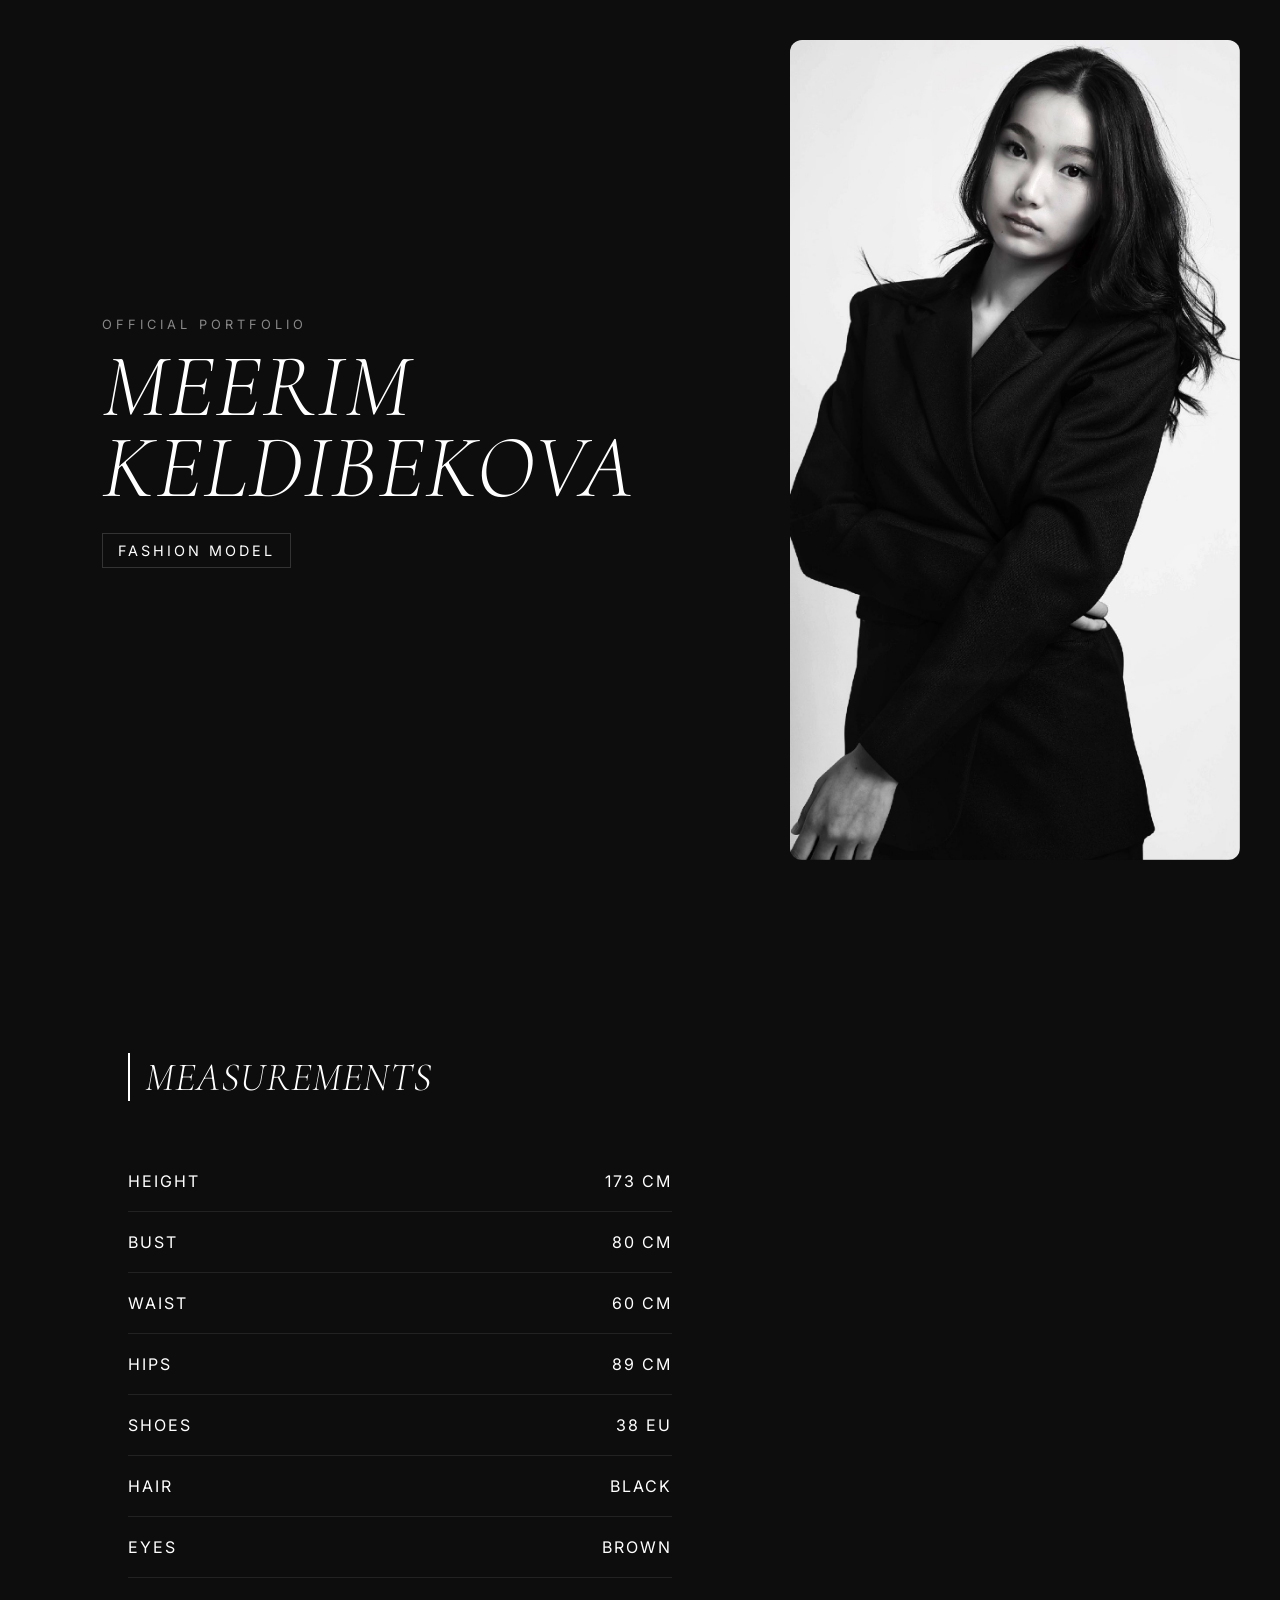
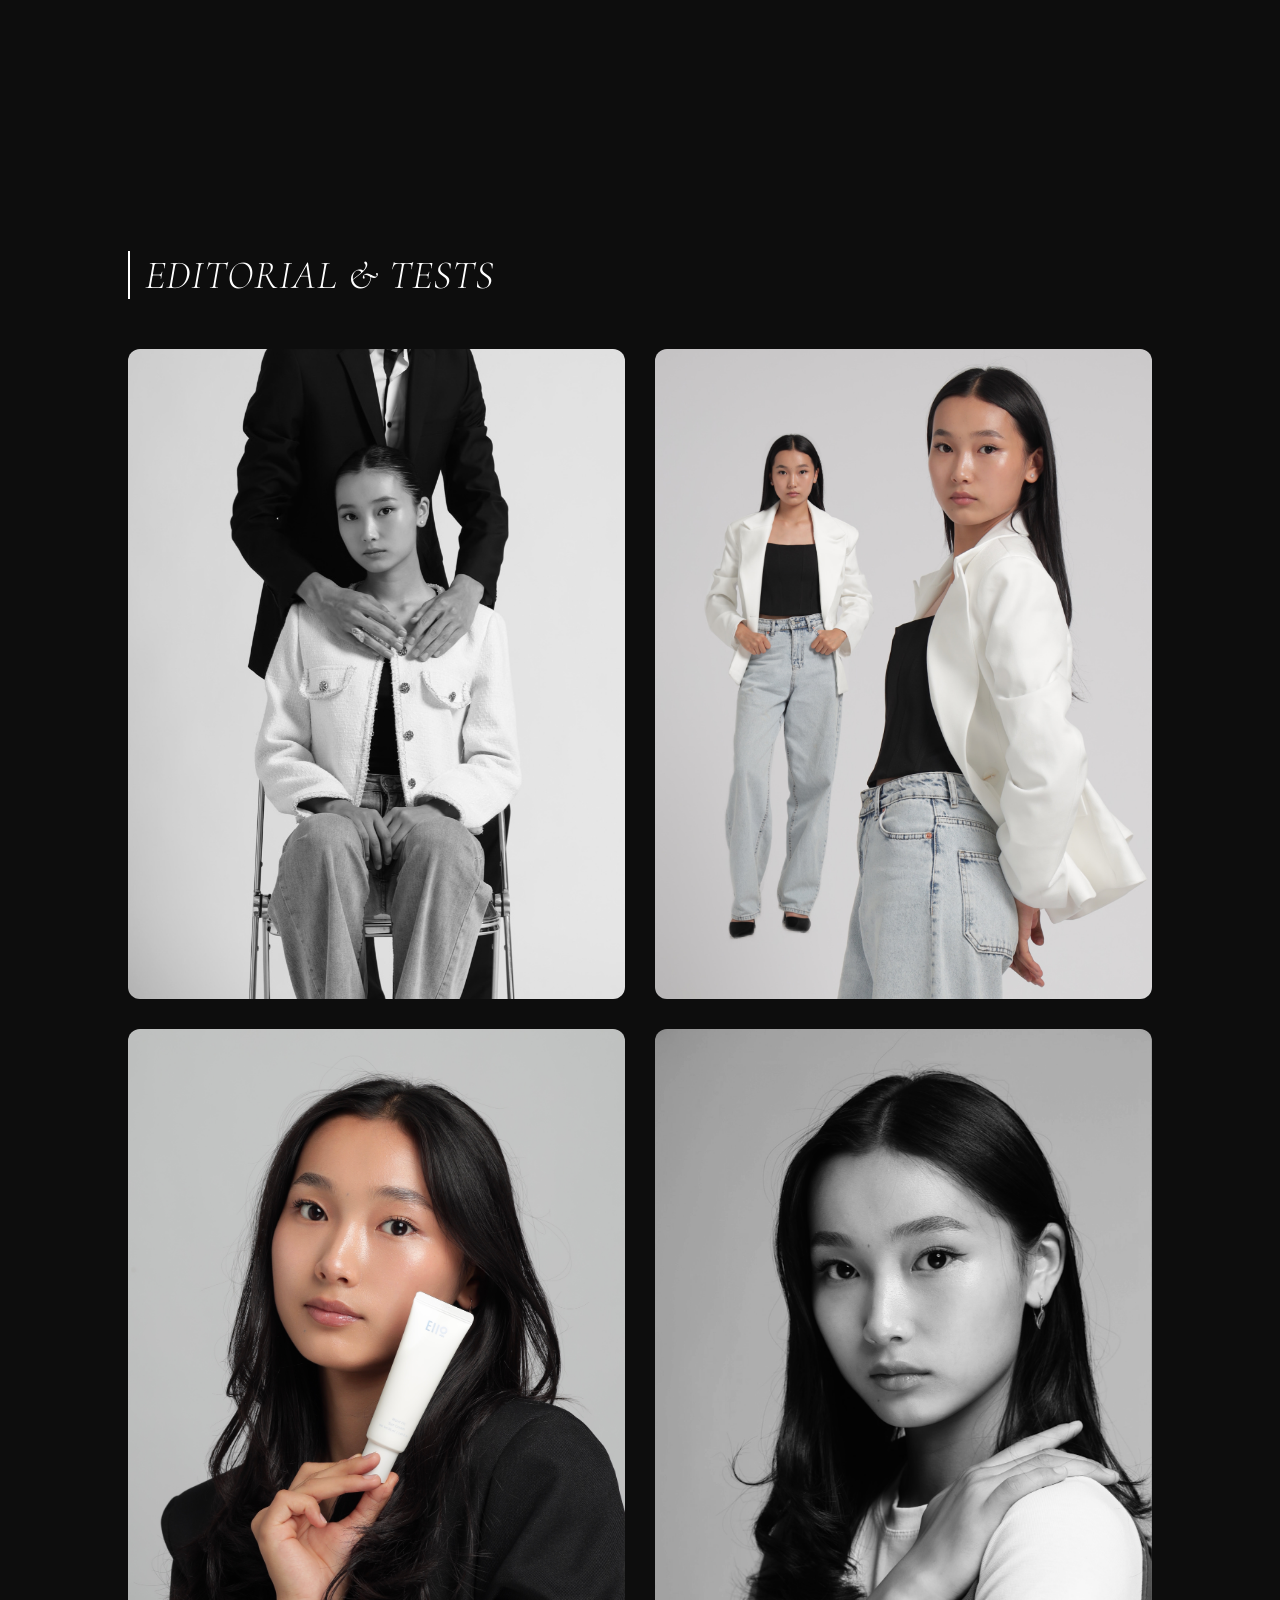
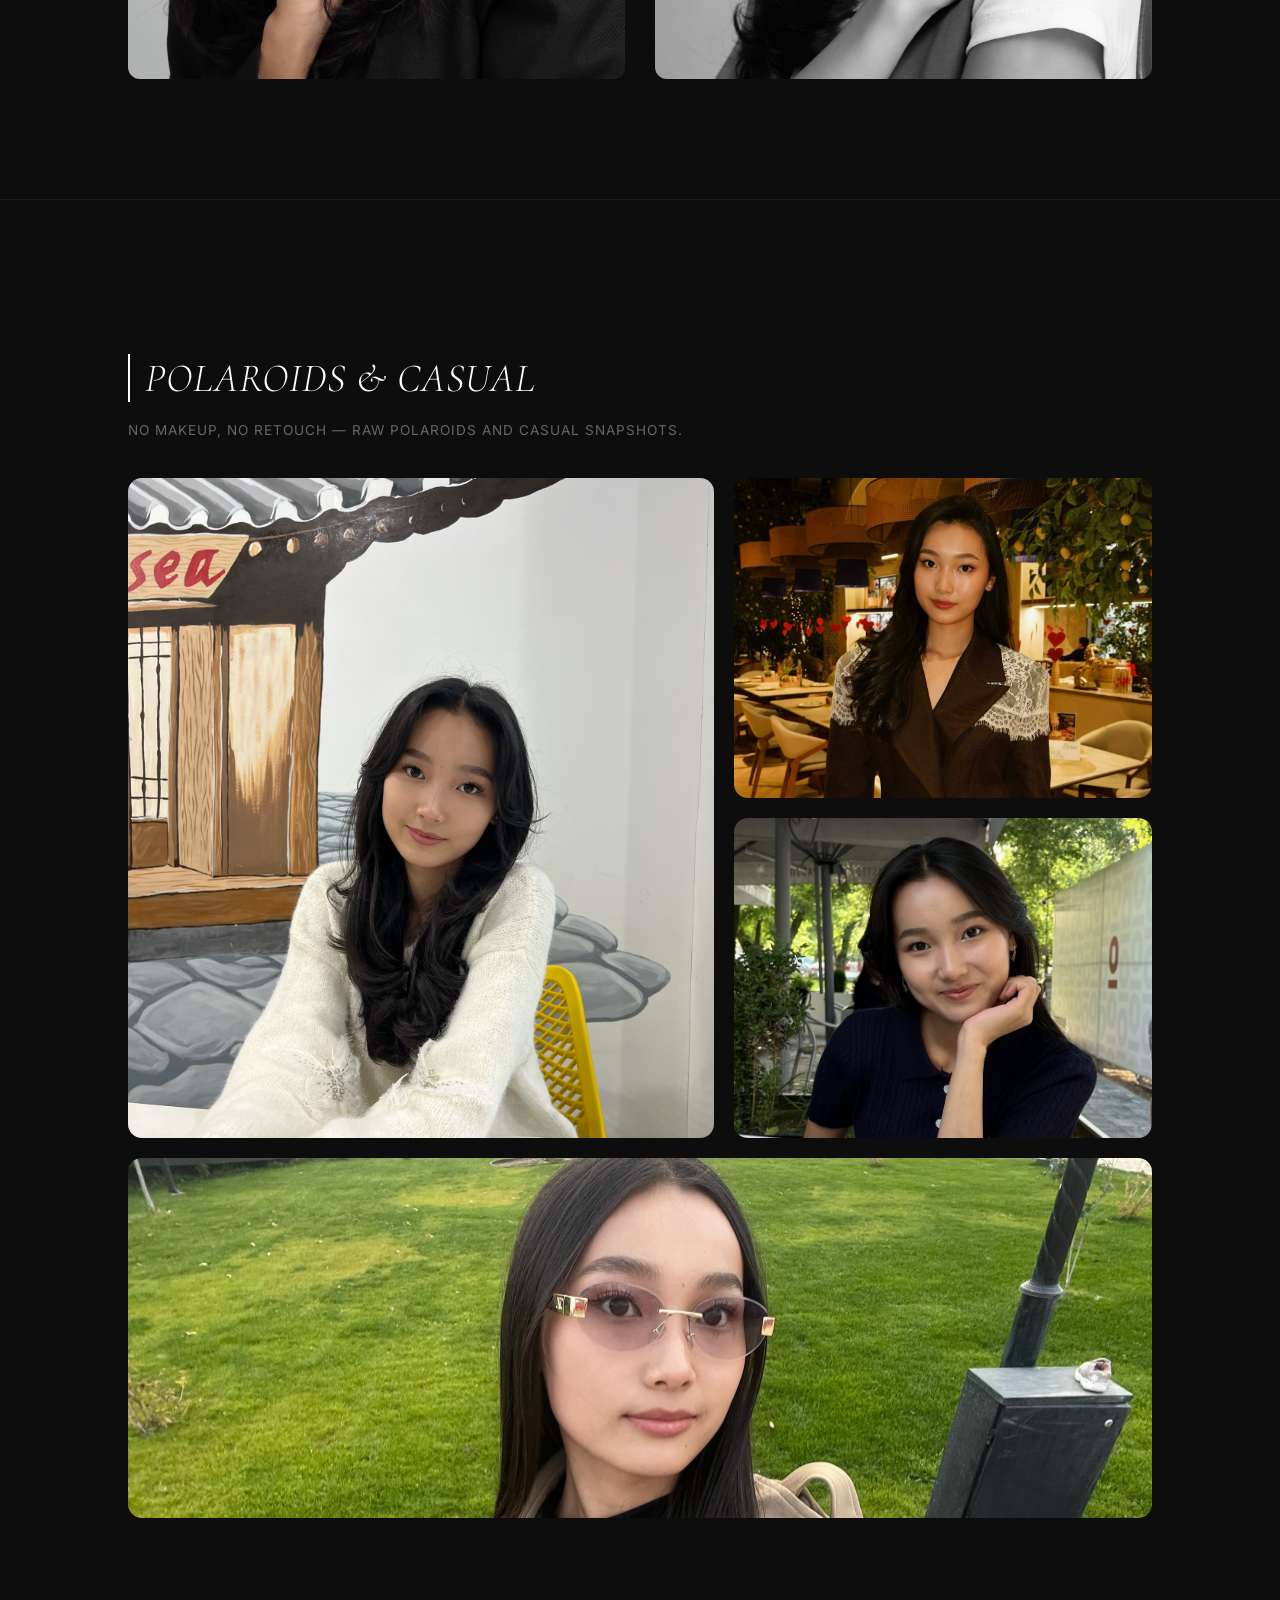
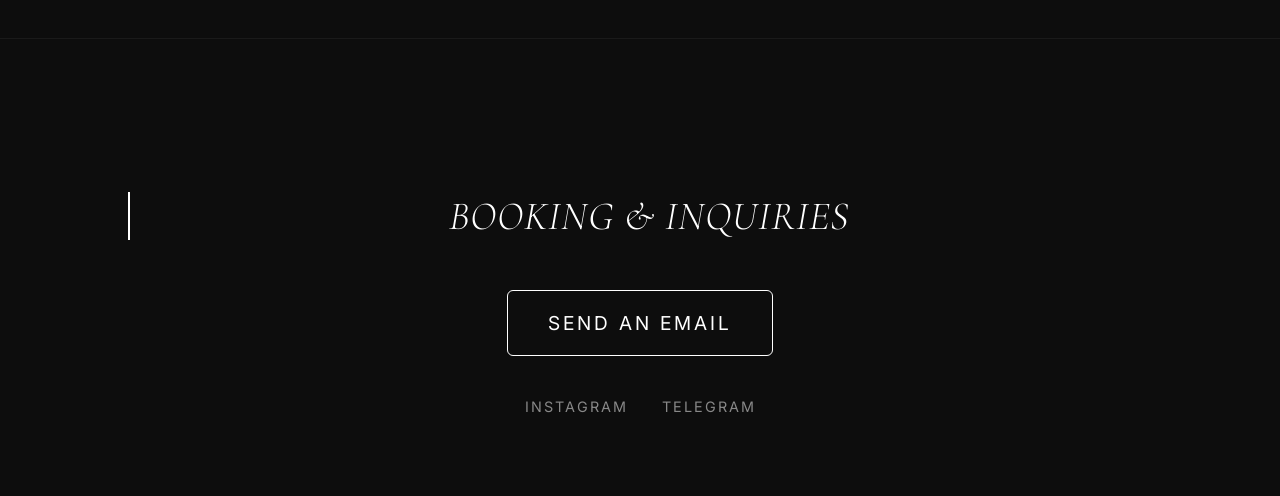
<file: index.html>
<!DOCTYPE html>
<html lang="en">
<head>
    <meta charset="UTF-8">
    <meta name="viewport" content="width=device-width, initial-scale=1.0">
    <title>Meerim Keldibekova — Model Portfolio</title>
    <link rel="preconnect" href="https://fonts.googleapis.com">
    <link rel="preconnect" href="https://fonts.gstatic.com" crossorigin>
    <link href="https://fonts.googleapis.com/css2?family=Great+Vibes&family=Cormorant+Garamond:ital,wght@1,300;1,400;1,500&family=Inter:wght@200;300;400&display=swap" rel="stylesheet">
    <link rel="stylesheet" href="style.css?v=3">
</head>
<body>

    <header class="hero-split">
        <div class="hero-text-side">
            <span class="sub-title">OFFICIAL PORTFOLIO</span>
            <h1>MEERIM<br>KELDIBEKOVA</h1>
            <p class="model-badge">FASHION MODEL</p>
        </div>
        <div class="hero-image-side">
            <div class="photo-frame">
                <img src="main-photo.JPG" alt="Model Portrait">
            </div>
        </div>
    </header>

    <section class="measurements">
        <h2 class="section-title">MEASUREMENTS</h2>
        <div class="stats-table">
            <div class="stat-row"><span>HEIGHT</span><span>173 CM</span></div>
            <div class="stat-row"><span>BUST</span><span>80 CM</span></div>
            <div class="stat-row"><span>WAIST</span><span>60 CM</span></div>
            <div class="stat-row"><span>HIPS</span><span>89 CM</span></div>
            <div class="stat-row"><span>SHOES</span><span>38 EU</span></div>
            <div class="stat-row"><span>HAIR</span><span>BLACK</span></div>
            <div class="stat-row"><span>EYES</span><span>BROWN</span></div>
        </div>
    </section>

    <section class="gallery">
        <h2 class="section-title">EDITORIAL & TESTS</h2>
        <div class="editorial-grid">
            <div class="grid-item"><div class="img-wrapper"><img src="pro1.JPG" alt="Professional Portfolio 1"></div></div>
            <div class="grid-item"><div class="img-wrapper"><img src="pro2.JPG" alt="Professional Portfolio 2"></div></div>
            <div class="grid-item"><div class="img-wrapper"><img src="pro3.JPG" alt="Professional Portfolio 3"></div></div>
            <div class="grid-item"><div class="img-wrapper"><img src="pro4.JPG" alt="Professional Portfolio 4"></div></div>
        </div>
    </section>

    <section class="editorial-collage">
    <h2 class="section-title">POLAROIDS & CASUAL</h2>
    <p class="section-subtitle">No makeup, no retouch — raw polaroids and casual snapshots.</p>

    <div class="collage-grid">
        <div class="collage-item collage-large">
            <img src="casual1.JPG" alt="Casual Look 1">
        </div>
        <div class="collage-item collage-small">
            <img src="casual2.JPG" alt="Casual Look 2">
        </div>
        <div class="collage-item collage-small">
            <img src="casual3.JPG" alt="Casual Look 3">
        </div>
        <div class="collage-item collage-wide">
            <img src="casual4.JPG" alt="Casual Look 4">
        </div>
    </div>
</section>

    <footer class="contacts">
        <h2 class="section-title">BOOKING & INQUIRIES</h2>
        <div class="contact-links">
            <a href="mailto:kkmeeriim@gmail.com" class="booking-btn">SEND AN EMAIL</a>
            <div class="socials">
                <a href="https://www.instagram.com/kvmeerim/" target="_blank">INSTAGRAM</a>
                <a href="https://t.me/kkmeerim" target="_blank">TELEGRAM</a>
            </div>
        </div>
    </footer>


</body>
</html>
</file>
<file: style.css>
@import url('https://fonts.googleapis.com/css2?family=Cormorant+Garamond:ital,wght@1,300&family=Inter:wght@200;300;400&display=swap');

body {
    margin: 0;
    font-family: 'Inter', sans-serif;
    background-color: #0d0d0d;
    color: #ffffff;
    overflow-x: hidden;
}

* {
    box-sizing: border-box;
}

.section-title {
    font-family: 'Cormorant Garamond', serif;
    font-style: italic;
    font-size: 2.5rem;
    font-weight: 300;
    margin-bottom: 50px;
    letter-spacing: 1px;
    border-left: 2px solid #fff;
    padding-left: 15px;
}

.hero-split {
    display: flex;
    height: 100vh;
    width: 100%;
}

.hero-text-side {
    flex: 1.6;
    display: flex;
    flex-direction: column;
    justify-content: center;
    padding-left: 8%;
    background-color: #0d0d0d;
    animation: fadeInUp 1.2s ease forwards;
}

.sub-title {
    font-size: 0.8rem;
    letter-spacing: 4px;
    color: #888;
    margin-bottom: 15px;
}

.hero-text-side h1 {
    font-family: 'Cormorant Garamond', serif;
    font-style: italic;
    font-size: 5.6rem;
    line-height: 0.9;
    font-weight: 300;
    letter-spacing: 1px;
    margin: 0;
}

.model-badge {
    margin-top: 25px;
    font-size: 0.9rem;
    letter-spacing: 3px;
    border: 1px solid #333;
    padding: 8px 15px;
    width: max-content;
}

.hero-image-side {
    flex: 1;
    height: 100vh;
    display: flex;
    align-items: center;
    justify-content: center;
    padding: 40px;
    box-sizing: border-box;
}

.photo-frame {
    width: 100%;
    height: 100%;
    max-width: 450px;
    aspect-ratio: 3 / 4;
    overflow: hidden;
    border-radius: 12px;
}

.photo-frame img {
    width: 100%;
    height: 100%;
    object-fit: cover;
    object-position: center top;
    animation: zoomOut 1.5s cubic-bezier(0.25, 1, 0.5, 1) forwards;
}

.measurements {
    padding: 120px 10%;
    max-width: 800px;
}

.stats-table {
    display: flex;
    flex-direction: column;
}

.stat-row {
    display: flex;
    justify-content: space-between;
    padding: 20px 0;
    border-bottom: 1px solid #222;
    font-size: 1rem;
    letter-spacing: 2px;
}

.gallery {
    padding: 120px 10%;
}

.editorial-grid {
    display: grid;
    grid-template-columns: repeat(2, 1fr);
    gap: 30px;
}

.grid-item {
    width: 100%;
    height: 650px;
    overflow: hidden;
    background-color: #1a1a1a;
    border-radius: 12px;
}

.img-wrapper {
    width: 100%;
    height: 100%;
    overflow: hidden;
}

.editorial-grid img {
    width: 100%;
    height: 100%;
    object-fit: cover;
    object-position: center top;
    transition: transform 0.8s cubic-bezier(0.25, 1, 0.5, 1);
}

.img-wrapper:hover img {
    transform: scale(1.05);
}

.casual-section {
    padding: 60px 0 120px 10%;
    border-top: 1px solid #1a1a1a;
}

.section-subtitle {
    font-size: 0.85rem;
    color: #666;
    letter-spacing: 1px;
    margin-top: -30px;
    margin-bottom: 40px;
    text-transform: uppercase;
    padding-right: 10%;
}

.carousel-container {
    width: 100%;
    overflow: hidden;
    position: relative;
}

.casual-carousel {
    display: flex;
    overflow-x: auto;
    scroll-snap-type: x mandatory;
    scroll-behavior: smooth;
    -webkit-overflow-scrolling: touch;
    padding: 0 20px 20px 20px;
    scrollbar-width: none;
    -ms-overflow-style: none;
    align-items: center;
}

.casual-carousel::-webkit-scrollbar {
    display: none;
}

.casual-item {
    flex: 0 0 78%;
    height: 420px;
    scroll-snap-align: center;
    background-color: #111;
    overflow: hidden;
    border-radius: 14px;
    position: relative;
    box-shadow: 0 20px 60px rgba(0,0,0,0.35);
    transition: transform 0.4s ease, z-index 0.4s ease;
}

.casual-item:not(:first-child) {
    margin-left: -60px;
}

.casual-item:nth-child(1) { z-index: 4; }
.casual-item:nth-child(2) { z-index: 3; }
.casual-item:nth-child(3) { z-index: 2; }
.casual-item:nth-child(4) { z-index: 1; }

.casual-item img {
    width: 100%;
    height: 100%;
    object-fit: cover;
    object-position: center center;
}

.contacts {
    padding: 120px 10% 80px 10%;
    text-align: center;
    border-top: 1px solid #1a1a1a;
}

.booking-btn {
    display: inline-block;
    font-size: 1.2rem;
    letter-spacing: 3px;
    color: #fff;
    text-decoration: none;
    border: 1px solid #fff;
    padding: 20px 40px;
    margin-bottom: 40px;
    border-radius: 6px;
    transition: 0.4s;
}

.booking-btn:hover {
    background: #fff;
    color: #000;
}

.socials a {
    color: #888;
    text-decoration: none;
    margin: 0 15px;
    font-size: 0.9rem;
    letter-spacing: 2px;
}

.socials a:hover {
    color: #fff;
}

.editorial-collage {
    padding: 120px 10%;
    border-top: 1px solid #1a1a1a;
}

.collage-grid {
    display: grid;
    grid-template-columns: 1.4fr 1fr;
    grid-template-rows: 320px 320px;
    gap: 20px;
}

.collage-item {
    overflow: hidden;
    border-radius: 14px;
    background: #111;
}

.collage-item img {
    width: 100%;
    height: 100%;
    object-fit: cover;
    object-position: center top;
    transition: transform 0.7s ease;
}

.collage-item:hover img {
    transform: scale(1.04);
}

.collage-large {
    grid-row: span 2;
}

.collage-wide {
    grid-column: 1 / -1;
    height: 360px;
}

@keyframes fadeInUp {
    from { opacity: 0; transform: translateY(30px); }
    to { opacity: 1; transform: translateY(0); }
}

@keyframes zoomOut {
    from { transform: scale(1.1); opacity: 0; }
    to { transform: scale(1); opacity: 1; }
}

/* --- ИСПРАВЛЕННАЯ СЕКЦИЯ МОБИЛЬНОЙ АДАПТАЦИИ --- */
@media (max-width: 900px) {
    .hero-split {
        flex-direction: column-reverse;
        height: auto; /* Позволяем контенту подстраиваться свободно */
    }

    .hero-text-side {
        padding: 50px 20px 60px 20px;
        text-align: center;
        align-items: center;
    }

    .hero-text-side h1 {
        font-size: 4rem;
    }

    /* ИСПРАВЛЕНО: Задаем жесткую контролируемую высоту и рамку-паспарту на телефоне */
    .hero-image-side {
        height: 55vh; 
        display: flex;
        align-items: center;
        justify-content: center;
        padding: 30px 20px 10px 20px; 
    }

    /* ИСПРАВЛЕНО: Ограничиваем максимальную ширину рамки, возвращая пропорции 3:4 */
    .photo-frame {
        width: 100%;
        height: 100%;
        max-width: 280px; 
        aspect-ratio: 3 / 4;
        border-radius: 12px;
        overflow: hidden;
    }

    .measurements,
    .gallery,
    .editorial-collage,
    .contacts {
        padding-left: 20px;
        padding-right: 20px;
    }

    .editorial-grid,
    .collage-grid {
        grid-template-columns: 1fr;
        grid-template-rows: none;
        gap: 15px;
    }

    .grid-item {
        height: 500px;
        border-radius: 8px;
    }

    .grid-item.large,
    .grid-item.tall,
    .grid-item.wide,
    .grid-item.small,
    .collage-large,
    .collage-wide {
        grid-column: auto;
        grid-row: auto;
        height: 380px;
        border-radius: 12px;
    }

    .collage-small {
        height: 320px;
    }

    .casual-section {
        padding-left: 0;
        padding-right: 0;
    }

    .section-subtitle {
        padding-left: 20px;
        padding-right: 20px;
        margin-bottom: 30px;
    }

    .carousel-container {
        padding-left: 0;
    }

    .casual-carousel {
        padding-left: 20px;
        padding-right: 20px;
        gap: 0;
    }

    .casual-item {
        flex: 0 0 82%;
        height: 380px;
        border-radius: 12px;
    }

    .casual-item:not(:first-child) {
        margin-left: -48px;
    }
}
</file>
